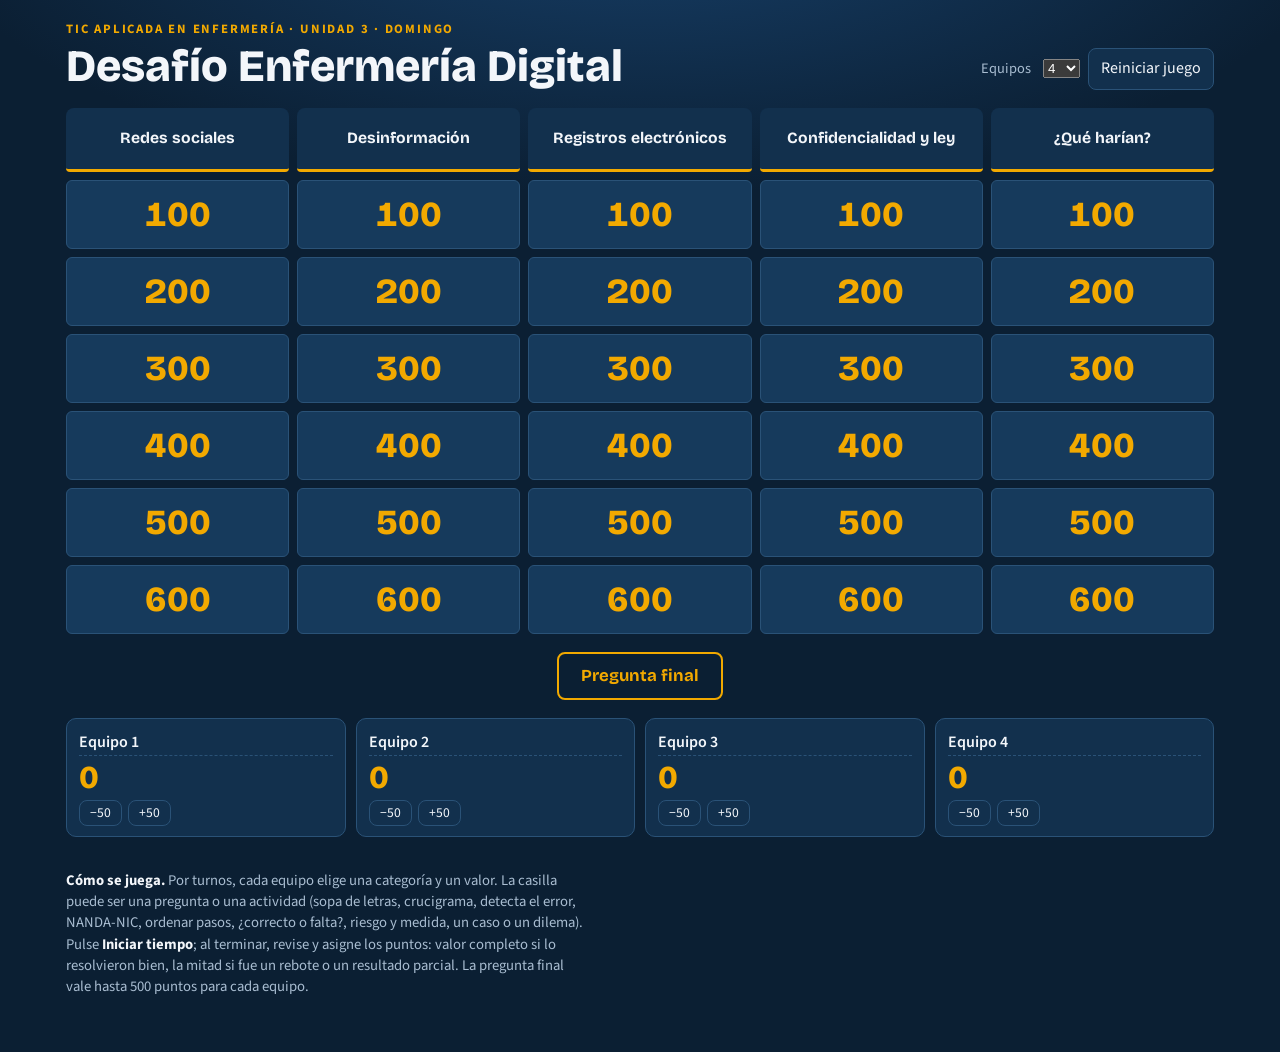
<file: index.html>
<!doctype html>
<html lang="es">
<head>
<meta charset="utf-8">
<meta name="viewport" content="width=device-width, initial-scale=1, viewport-fit=cover">
<title>Desafío Enfermería Digital</title>
<meta name="description" content="Juego por equipos de la Unidad 3 de TIC aplicada en Enfermería: preguntas y actividades en un solo tablero.">
<link rel="preconnect" href="https://fonts.googleapis.com">
<link rel="stylesheet" href="https://fonts.googleapis.com/css2?family=Bricolage+Grotesque:opsz,wght@12..96,500;12..96,700;12..96,800&family=Source+Sans+3:wght@400;600;700&family=JetBrains+Mono:wght@500;700&display=swap">
<link rel="stylesheet" href="estilos.css">
</head>
<body>


<div class="wrap">
  <header>
    <div>
      <div class="kicker">TIC aplicada en Enfermería · Unidad 3 · Domingo</div>
      <h1>Desafío Enfermería Digital</h1>
    </div>
    <div class="tools">
      <label class="row"><span class="lbl">Equipos</span>
        <select id="nteams" aria-label="Número de equipos"></select></label>
      <button id="resetBtn" type="button">Reiniciar juego</button>
    </div>
  </header>
  <div class="confirm" id="confirmReset" hidden>
    ¿Borrar puntajes y volver a habilitar todas las preguntas?
    <button type="button" class="primary" id="resetYes">Sí, reiniciar</button>
    <button type="button" id="resetNo">Cancelar</button>
  </div>

  <div class="board-scroll"><div class="board" id="board"></div></div>
  <div class="final"><button type="button" id="finalBtn">Pregunta final</button></div>

  <section class="scores" id="scores" aria-label="Marcador"></section>

  <p class="rules"><b>Cómo se juega.</b> Por turnos, cada equipo elige una categoría y un valor. La casilla puede ser una pregunta o una actividad (sopa de letras, crucigrama, detecta el error, NANDA-NIC, ordenar pasos, ¿correcto o falta?, riesgo y medida, un caso o un dilema). Pulse <b>Iniciar tiempo</b>; al terminar, revise y asigne los puntos: valor completo si lo resolvieron bien, la mitad si fue un rebote o un resultado parcial. La pregunta final vale hasta 500 puntos para cada equipo.</p>
</div>

<div class="overlay" id="overlay" hidden>
  <div class="card" role="dialog" aria-modal="true" aria-labelledby="qText">
    <div class="meta"><span class="tag" id="qTag"></span><span class="timer" id="timer">30</span></div>
    <p class="q" id="qText"></p>
    <div id="qExtra"></div>
    <div class="row">
      <button type="button" id="timerBtn">Iniciar tiempo</button>
      <button type="button" class="primary" id="showBtn">Mostrar respuesta</button>
    </div>
    <div class="answer" id="answer" hidden></div>
    <div id="awardBox" hidden></div>
    <div class="row"><button type="button" id="closeBtn">Cerrar y volver al tablero</button></div>
  </div>
</div>


<script src="preguntas.js"></script>
<script src="actividades.js"></script>
<script src="juego.js"></script>
</body>
</html>
</file>
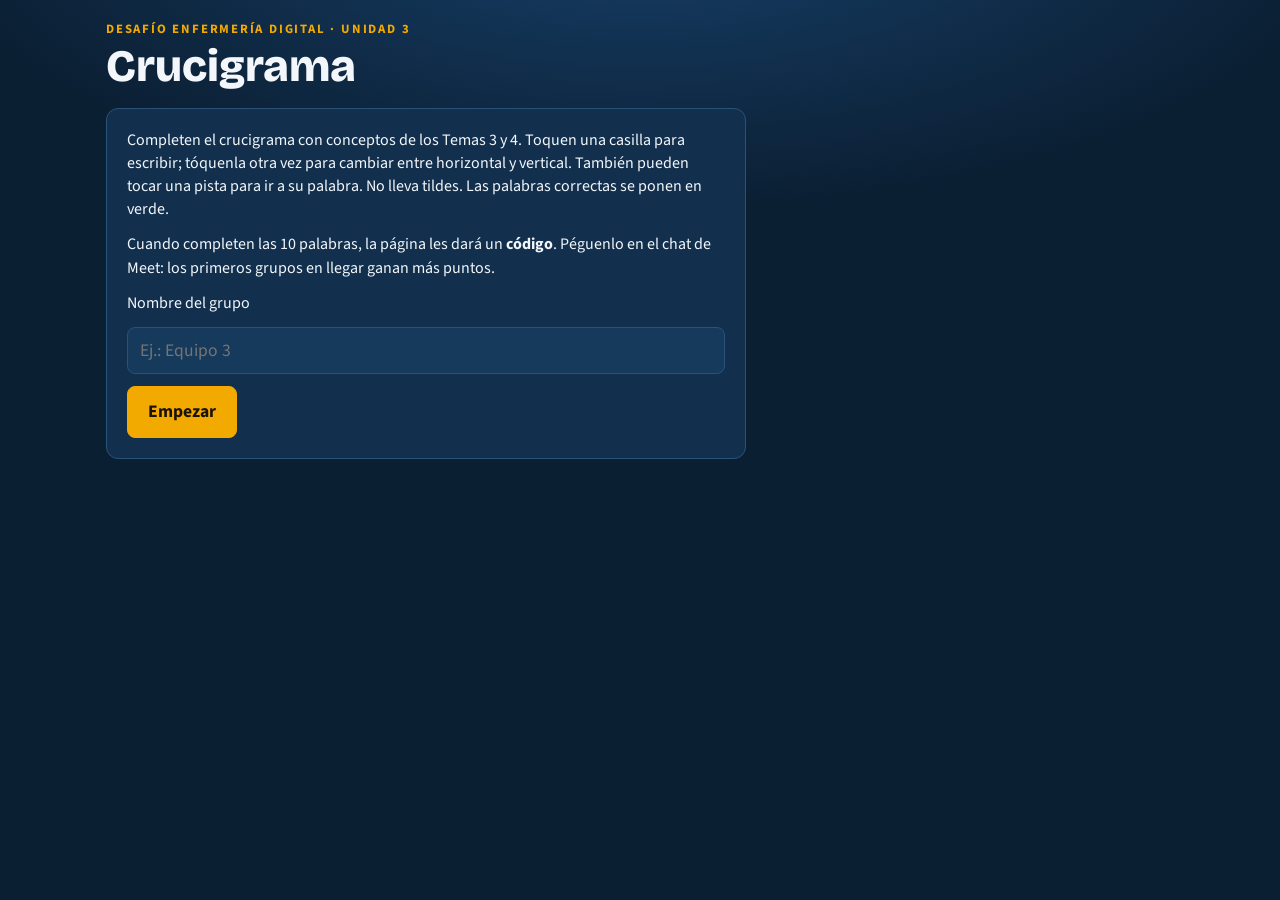
<file: crucigrama.html>
<!doctype html>
<html lang="es">
<head>
<meta charset="utf-8">
<meta name="viewport" content="width=device-width, initial-scale=1, viewport-fit=cover">
<title>Crucigrama · Desafío Enfermería Digital</title>
<meta name="description" content="Crucigrama por grupos de la Unidad 3 de TIC aplicada en Enfermería.">
<link rel="preconnect" href="https://fonts.googleapis.com">
<link rel="stylesheet" href="https://fonts.googleapis.com/css2?family=Bricolage+Grotesque:opsz,wght@12..96,500;12..96,700;12..96,800&family=Source+Sans+3:wght@400;600;700&family=JetBrains+Mono:wght@500;700&display=swap">
<link rel="stylesheet" href="estilos.css">
</head>
<body data-act="cruci">
<div class="wrap play-page">
  <header>
    <div>
      <div class="kicker">Desafío Enfermería Digital · Unidad 3</div>
      <h1>Crucigrama</h1>
    </div>
  </header>

  <section id="intro" class="play-card">
    <p>Completen el crucigrama con conceptos de los Temas 3 y 4. Toquen una casilla para escribir; tóquenla otra vez para cambiar entre horizontal y vertical. También pueden tocar una pista para ir a su palabra. No lleva tildes. Las palabras correctas se ponen en verde.</p>
    <p>Cuando completen las 10 palabras, la página les dará un <b>código</b>. Péguenlo en el chat de Meet: los primeros grupos en llegar ganan más puntos.</p>
    <label for="groupName" class="lbl">Nombre del grupo</label>
    <input id="groupName" class="name-in" placeholder="Ej.: Equipo 3" autocomplete="off" maxlength="40">
    <p class="err" id="nameErr" hidden>Escriban el nombre del grupo para empezar.</p>
    <button type="button" class="primary big" id="startBtn">Empezar</button>
  </section>

  <section id="play" hidden>
    <div class="play-bar">
      <span class="who" id="who"></span>
      <span class="count" id="count"></span>
      <span class="clock" id="clock">0:00</span>
      <div class="progress"><div id="bar"></div></div>
    </div>
    <div class="done" id="done" hidden>
      <h2>¡Terminaron!</h2>
      <p>Copien este código y péguenlo en el chat de Meet:</p>
      <div class="code" id="code"></div>
      <button type="button" class="primary" id="copyBtn">Copiar código</button>
    </div>
    <div id="box" class="act-box"></div>
  </section>
</div>
<script src="actividades.js"></script>
<script src="jugar.js"></script>
</body>
</html>
</file>
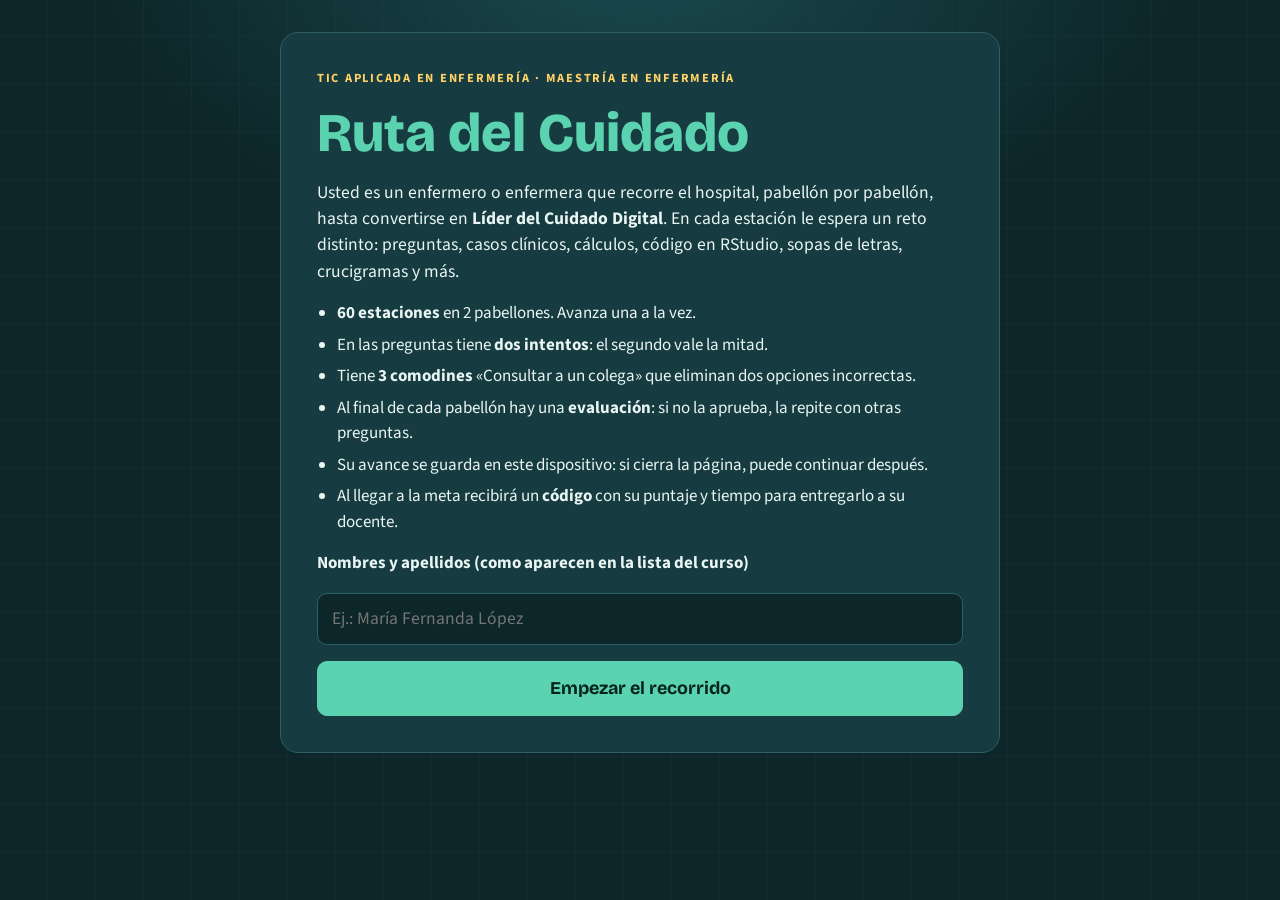
<file: ruta.html>
<!doctype html>
<html lang="es">
<head>
<meta charset="utf-8">
<meta name="viewport" content="width=device-width, initial-scale=1, viewport-fit=cover">
<title>Ruta del Cuidado</title>
<meta name="description" content="Juego individual de TIC aplicada en Enfermería: un enfermero recorre el hospital superando retos hasta la meta.">
<link rel="preconnect" href="https://fonts.googleapis.com">
<link rel="stylesheet" href="https://fonts.googleapis.com/css2?family=Bricolage+Grotesque:opsz,wght@12..96,500;12..96,700;12..96,800&family=Source+Sans+3:wght@400;600;700&family=JetBrains+Mono:wght@500;700&display=swap">
<link rel="stylesheet" href="ruta.css">
</head>
<body>

<!-- barra superior durante el juego -->
<header class="hud" id="hud" hidden>
  <div class="hud-in">
    <span class="hud-name" id="hudName"></span>
    <span class="hud-chip"><b id="hudPts">0</b> pts</span>
    <span class="hud-chip rank" id="hudRank"></span>
    <span class="hud-chip" title="Comodines: eliminan dos opciones incorrectas">Comodines: <b id="hudCom">3</b></span>
    <span class="hud-chip time" id="hudTime">0 h 00 min</span>
    <span class="hud-step">Estación <b id="hudStep">0 / 0</b></span>
    <div class="hud-bar"><div id="hudBar"></div></div>
  </div>
</header>

<!-- inicio -->
<main class="screen intro" id="inicio" hidden>
  <div class="intro-card">
    <div class="kicker">TIC aplicada en Enfermería · Maestría en Enfermería</div>
    <h1>Ruta del Cuidado</h1>
    <p class="lead">Usted es un enfermero o enfermera que recorre el hospital, pabellón por pabellón, hasta convertirse en <b>Líder del Cuidado Digital</b>. En cada estación le espera un reto distinto: preguntas, casos clínicos, cálculos, código en RStudio, sopas de letras, crucigramas y más.</p>
    <ul class="rules">
      <li><b><span id="nEst">0</span> estaciones</b> en <span id="nUni">0</span> pabellones. Avanza una a la vez.</li>
      <li>En las preguntas tiene <b>dos intentos</b>: el segundo vale la mitad.</li>
      <li>Tiene <b>3 comodines</b> «Consultar a un colega» que eliminan dos opciones incorrectas.</li>
      <li>Al final de cada pabellón hay una <b>evaluación</b>: si no la aprueba, la repite con otras preguntas.</li>
      <li>Su avance se guarda en este dispositivo: si cierra la página, puede continuar después.</li>
      <li>Al llegar a la meta recibirá un <b>código</b> con su puntaje y tiempo para entregarlo a su docente.</li>
    </ul>
    <div class="cont" id="cont" hidden>
      <p>Tiene una partida guardada de <b id="contName"></b>: <b id="contPts">0</b> puntos, estación <b id="contIdx"></b>.</p>
      <button type="button" class="primary big" id="contBtn">Continuar la partida</button>
    </div>
    <label for="playerName" class="lbl">Nombres y apellidos (como aparecen en la lista del curso)</label>
    <input id="playerName" class="name-in" autocomplete="name" maxlength="60" placeholder="Ej.: María Fernanda López">
    <p class="err" id="nameErr" hidden>Escriba al menos un nombre y un apellido.</p>
    <div class="confirm" id="confirmNew" hidden>
      <p>Empezar de nuevo borrará la partida guardada en este dispositivo. ¿Continuar?</p>
      <div class="row"><button type="button" class="primary" id="newYes">Sí, empezar de nuevo</button><button type="button" id="newNo">Cancelar</button></div>
    </div>
    <button type="button" class="primary big" id="startBtn">Empezar el recorrido</button>
  </div>
</main>

<!-- mapa -->
<main class="screen" id="mapa" hidden>
  <div class="map" id="map"></div>
  <div class="go-bar"><button type="button" class="primary big" id="goBtn">Ir a la estación</button></div>
</main>

<!-- reto -->
<div class="reto" id="reto" hidden role="dialog" aria-modal="true" aria-labelledby="rTitle">
  <div class="reto-card">
    <div class="reto-top">
      <span class="tag" id="rTag"></span>
      <span class="type" id="rType"></span>
      <span class="max" id="rMax"></span>
    </div>
    <h2 id="rTitle"></h2>
    <div class="reto-body" id="rBody"></div>
    <div class="reto-foot" id="rFoot"></div>
  </div>
</div>

<!-- final -->
<main class="screen final" id="final" hidden>
  <div class="cert">
    <div class="kicker">Ruta del Cuidado · Certificado de recorrido</div>
    <h1>¡Llegó a la meta!</h1>
    <p class="cert-name" id="fName"></p>
    <p class="cert-rank" id="fRank"></p>
    <div class="cert-stats">
      <div><span class="big-n" id="fPts">0</span><span>de <b id="fMax">0</b> puntos</span></div>
      <div><span class="big-n" id="fPct">0 %</span><span>de aciertos</span></div>
      <div><span class="big-n small" id="fTime"></span><span>de recorrido</span></div>
    </div>
    <table class="zones"><tbody id="fZones"></tbody></table>
    <p>Copie este código y entréguelo a su docente (chat, aula virtual o correo):</p>
    <div class="code" id="fCode"></div>
    <div class="row center"><button type="button" class="primary" id="copyCode">Copiar código</button></div>
    <p class="muted small">Fecha: <span id="fDate"></span></p>
    <div class="row center"><button type="button" class="ghost" id="restartBtn">Jugar otra vez</button></div>
    <div class="confirm" id="restartConfirm" hidden>
      <p>Se borrará este resultado del dispositivo. Copie antes su código. ¿Continuar?</p>
      <div class="row center"><button type="button" class="primary" id="restartYes">Sí, empezar de nuevo</button><button type="button" id="restartNo">Cancelar</button></div>
    </div>
  </div>
</main>

<!-- verificación para la docente -->
<main class="screen intro" id="verificar" hidden>
  <div class="intro-card">
    <div class="kicker">Ruta del Cuidado · Para la docente</div>
    <h1>Verificar un código</h1>
    <p>Pegue el código que le envió el estudiante. La página comprueba que el nombre, el puntaje y el tiempo no fueron modificados.</p>
    <input id="vIn" class="name-in" placeholder="RUTA · Nombre · 3250 pts · 104 min · AB12" aria-label="Código del estudiante">
    <p class="v-out" id="vOut" aria-live="polite"></p>
    <p><a href="ruta.html" class="link">Ir al juego</a></p>
  </div>
</main>

<script src="ruta-contenido.js"></script>
<script src="ruta.js"></script>
</body>
</html>
</file>
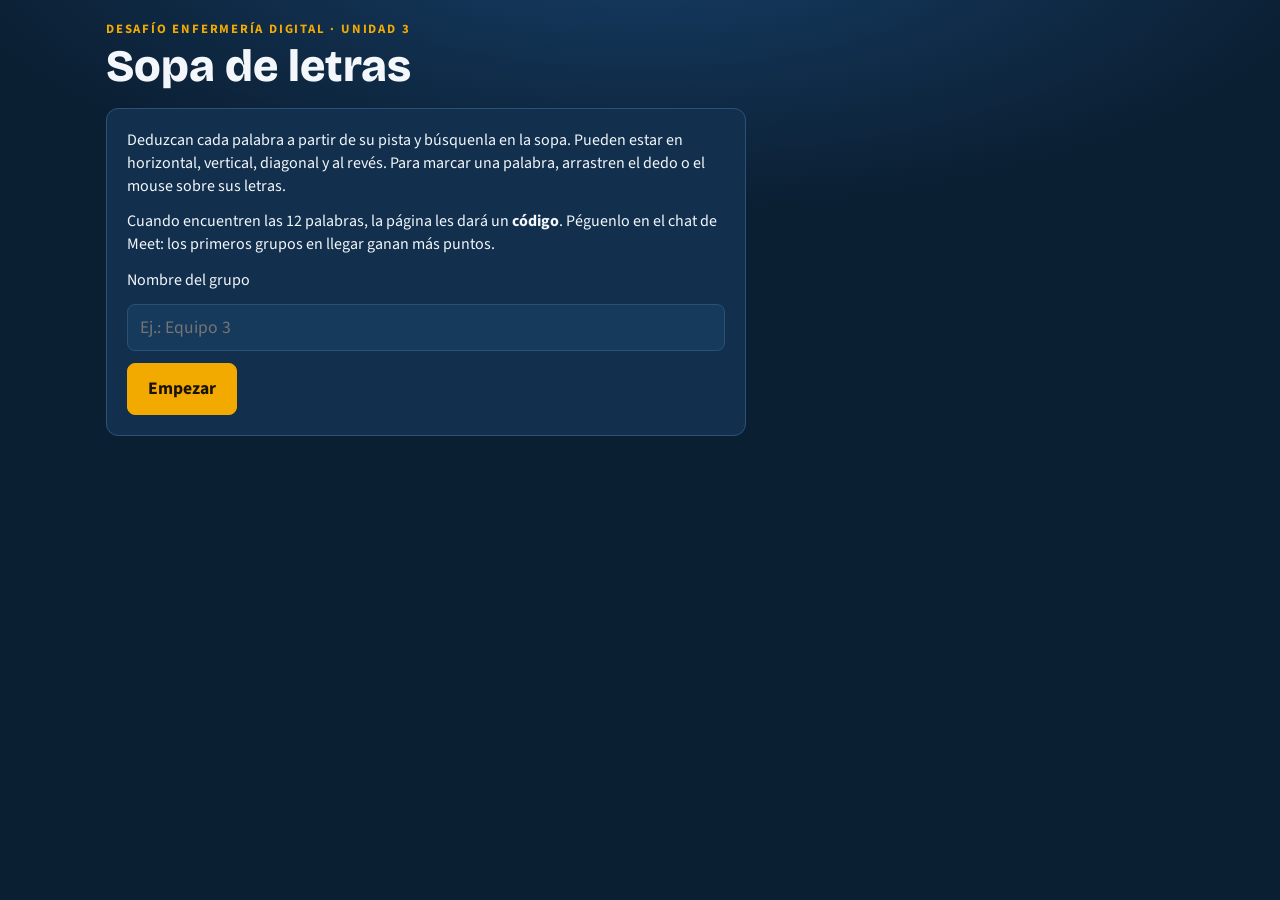
<file: sopa.html>
<!doctype html>
<html lang="es">
<head>
<meta charset="utf-8">
<meta name="viewport" content="width=device-width, initial-scale=1, viewport-fit=cover">
<title>Sopa de Letras · Desafío Enfermería Digital</title>
<meta name="description" content="Sopa de letras por grupos de la Unidad 3 de TIC aplicada en Enfermería.">
<link rel="preconnect" href="https://fonts.googleapis.com">
<link rel="stylesheet" href="https://fonts.googleapis.com/css2?family=Bricolage+Grotesque:opsz,wght@12..96,500;12..96,700;12..96,800&family=Source+Sans+3:wght@400;600;700&family=JetBrains+Mono:wght@500;700&display=swap">
<link rel="stylesheet" href="estilos.css">
</head>
<body data-act="sopa">
<div class="wrap play-page">
  <header>
    <div>
      <div class="kicker">Desafío Enfermería Digital · Unidad 3</div>
      <h1>Sopa de letras</h1>
    </div>
  </header>

  <section id="intro" class="play-card">
    <p>Deduzcan cada palabra a partir de su pista y búsquenla en la sopa. Pueden estar en horizontal, vertical, diagonal y al revés. Para marcar una palabra, arrastren el dedo o el mouse sobre sus letras.</p>
    <p>Cuando encuentren las 12 palabras, la página les dará un <b>código</b>. Péguenlo en el chat de Meet: los primeros grupos en llegar ganan más puntos.</p>
    <label for="groupName" class="lbl">Nombre del grupo</label>
    <input id="groupName" class="name-in" placeholder="Ej.: Equipo 3" autocomplete="off" maxlength="40">
    <p class="err" id="nameErr" hidden>Escriban el nombre del grupo para empezar.</p>
    <button type="button" class="primary big" id="startBtn">Empezar</button>
  </section>

  <section id="play" hidden>
    <div class="play-bar">
      <span class="who" id="who"></span>
      <span class="count" id="count"></span>
      <span class="clock" id="clock">0:00</span>
      <div class="progress"><div id="bar"></div></div>
    </div>
    <div class="done" id="done" hidden>
      <h2>¡Terminaron!</h2>
      <p>Copien este código y péguenlo en el chat de Meet:</p>
      <div class="code" id="code"></div>
      <button type="button" class="primary" id="copyBtn">Copiar código</button>
    </div>
    <div id="box" class="act-box"></div>
  </section>
</div>
<script src="actividades.js"></script>
<script src="jugar.js"></script>
</body>
</html>
</file>
<file: estilos.css>
/* Layout: tablero de concurso a pantalla completa para proyectar en Meet; marcador de equipos debajo; la pregunta abre en un panel superpuesto. Look único (azul institucional nocturno), sin modo claro. */
:root{
  --night:#0b1f33; --panel:#12304d; --tile:#163a5c; --tile-hi:#1d4a75;
  --gold:#f2a900; --gold-soft:#ffd36b; --ink:#f3f6fa; --muted:#a9bdd1;
  --ok:#3fbf7f; --bad:#e86a5c; --line:#2a5277;
  --display:"Bricolage Grotesque", "Trebuchet MS", system-ui, sans-serif;
  --body:"Source Sans 3", "Segoe UI", system-ui, sans-serif;
  color-scheme: dark;
}
*{box-sizing:border-box}
[hidden]{display:none!important}
img{max-width:100%}
html,body{min-height:100%}
body{margin:0;background:var(--night);color:var(--ink);font-family:var(--body);font-size:16px;line-height:1.45;
  background-image:radial-gradient(1200px 500px at 50% -10%, #17406a 0%, transparent 60%);}
.wrap{max-width:1180px;margin:0 auto;padding-block:20px 40px;padding-left:max(16px, env(safe-area-inset-left, 0px));padding-right:max(16px, env(safe-area-inset-right, 0px));display:grid;gap:18px}
header{display:flex;flex-wrap:wrap;align-items:end;justify-content:space-between;gap:12px}
.kicker{font-size:.8rem;letter-spacing:.14em;text-transform:uppercase;color:var(--gold);font-weight:700}
h1{font-family:var(--display);font-weight:800;font-size:clamp(1.7rem,4vw,2.8rem);line-height:1.05;margin:4px 0 0;text-wrap:balance}
.tools{display:flex;flex-wrap:wrap;gap:8px}
button{font:inherit;cursor:pointer;border-radius:8px;border:1px solid var(--line);background:var(--panel);color:var(--ink);padding:8px 12px}
button:hover{border-color:var(--gold)}
button:focus-visible,input:focus-visible,select:focus-visible{outline:3px solid var(--gold-soft);outline-offset:2px}
.board-scroll{overflow-x:auto}
.board{display:grid;grid-template-columns:repeat(5,minmax(130px,1fr));gap:8px;min-width:680px}
.cat{font-family:var(--display);font-weight:700;font-size:.98rem;text-align:center;padding:12px 8px;background:var(--panel);border-bottom:3px solid var(--gold);border-radius:8px 8px 4px 4px;min-height:64px;display:flex;align-items:center;justify-content:center;text-wrap:balance}
.tile{font-family:var(--display);font-weight:800;font-size:clamp(1.4rem,3vw,2.2rem);color:var(--gold);background:var(--tile);border:1px solid var(--line);border-radius:6px;min-height:76px;font-variant-numeric:tabular-nums;transition:background .15s, transform .15s}
.tile:hover:not(:disabled){background:var(--tile-hi);transform:translateY(-2px)}
.tile:disabled{color:transparent;background:#0f2840;border-style:dashed;cursor:default}
.final{display:flex;justify-content:center}
.final button{font-family:var(--display);font-weight:700;background:transparent;border:2px solid var(--gold);color:var(--gold);padding:10px 22px;font-size:1.05rem}
.final button:disabled{opacity:.35;cursor:default}
.scores{display:grid;grid-template-columns:repeat(auto-fit,minmax(170px,1fr));gap:10px}
.team{background:var(--panel);border:1px solid var(--line);border-radius:10px;padding:10px 12px;display:grid;gap:6px;min-width:0}
.team input{width:100%;background:transparent;border:0;border-bottom:1px dashed var(--line);color:var(--ink);font:600 1rem var(--body);padding:2px 0}
.team .pts{font-family:var(--display);font-weight:800;font-size:2rem;color:var(--gold);font-variant-numeric:tabular-nums;line-height:1}
.team .adj{display:flex;gap:6px}
.team .adj button{padding:2px 10px;font-size:.85rem}
.team.lead{border-color:var(--gold);box-shadow:0 0 0 1px var(--gold) inset}
.rules{color:var(--muted);font-size:.92rem;max-width:75ch}
.rules b{color:var(--ink)}
/* overlay */
.overlay{position:fixed;inset:0;background:rgba(5,14,25,.86);display:flex;align-items:flex-start;justify-content:center;overflow:auto;z-index:20;
  padding:max(20px, env(safe-area-inset-top, 0px)) max(16px, env(safe-area-inset-right, 0px)) max(20px, env(safe-area-inset-bottom, 0px)) max(16px, env(safe-area-inset-left, 0px))}
.card{background:var(--panel);border:1px solid var(--line);border-top:4px solid var(--gold);border-radius:12px;max-width:860px;width:100%;padding:22px clamp(16px,3vw,32px);display:grid;gap:16px;margin-block:auto}
.meta{display:flex;flex-wrap:wrap;justify-content:space-between;gap:8px;align-items:center}
.meta .tag{font-size:.8rem;letter-spacing:.12em;text-transform:uppercase;color:var(--gold);font-weight:700}
.timer{font-family:var(--display);font-weight:800;font-size:1.6rem;font-variant-numeric:tabular-nums;min-width:3ch;text-align:right}
.timer.low{color:var(--bad)}
.q{font-family:var(--display);font-weight:700;font-size:clamp(1.3rem,2.6vw,1.9rem);line-height:1.2;text-wrap:balance;margin:0}
.ctx{color:var(--muted);margin:0}
.opts{display:grid;gap:8px;margin:0;padding:0;list-style:none}
.opts li{border:1px solid var(--line);border-radius:8px;padding:8px 12px}
.opts li.right{border-color:var(--ok);background:rgba(63,191,127,.12)}
table.mini{border-collapse:collapse;font-size:.95rem}
table.mini td,table.mini th{border:1px solid var(--line);padding:4px 10px;text-align:left}
.answer{border-left:4px solid var(--ok);background:rgba(63,191,127,.08);padding:12px 14px;border-radius:0 8px 8px 0}
.answer h3{margin:0 0 4px;font-family:var(--display);font-size:1.1rem;color:var(--ok)}
.answer p{margin:.3em 0}
.row{display:flex;flex-wrap:wrap;gap:8px;align-items:center}
.row .lbl{color:var(--muted);font-size:.9rem;margin-right:4px}
.primary{background:var(--gold);color:#1a1300;border-color:var(--gold);font-weight:700}
.primary:hover{background:var(--gold-soft)}
.award{font-size:.9rem}
.confirm{display:flex;gap:8px;align-items:center;flex-wrap:wrap;color:var(--muted)}
@media (prefers-reduced-motion: reduce){*{transition:none!important}}

/* ---------- textos extra de la ventana ---------- */
.muted{color:var(--muted)}
.small{font-size:.88rem}
.ctx{font-size:1.05rem}
ol.sub{margin:0;padding-left:1.3em;display:grid;gap:6px}
.final-award{display:grid;gap:6px;max-height:50vh;overflow-y:auto}

/* marcador con muchos equipos */
.scores.many{grid-template-columns:repeat(auto-fill,minmax(140px,1fr));gap:8px}
.scores.many .team{padding:8px 10px;gap:4px}
.scores.many .team .pts{font-size:1.5rem}
.scores.many .team input{font-size:.92rem}

/* tablero de 6 filas */
.tile{min-height:64px}

/* ---------- actividades dentro de la ventana ---------- */
.card.wide{max-width:1160px}
.act-box{display:grid;gap:14px}
.act-box h3{font-family:var(--display);font-size:1.05rem;margin:0}
.act-box p{margin:0}
.col{display:grid;gap:10px;min-width:0;align-content:start}
.split{display:grid;grid-template-columns:minmax(0,auto) minmax(260px,1fr);gap:22px;align-items:start}
@media (max-width:820px){.split{grid-template-columns:minmax(0,1fr)}}
.fix{display:block;font-size:.85rem;color:var(--ok);margin-top:4px}
.cell.missed{outline:2px dashed var(--bad);outline-offset:-2px}
.clues li.miss .ans{color:var(--bad)}

/* sopa de letras */
.wsgrid{display:grid;gap:2px;touch-action:none;user-select:none;-webkit-user-select:none;width:480px;aspect-ratio:1;max-width:100%}
.cell{display:flex;align-items:center;justify-content:center;font-family:"JetBrains Mono",ui-monospace,monospace;font-weight:700;font-size:clamp(.7rem,2.2vw,1.1rem);border-radius:4px;background:var(--tile);cursor:pointer}
.cell.sel{background:var(--gold-soft);color:var(--night)}
.cell.found{background:var(--gold);color:var(--night)}
.clues{list-style:none;margin:0;padding:0;display:grid;gap:8px}
.clues li{display:grid;grid-template-columns:auto minmax(0,1fr) auto;gap:10px;align-items:baseline;padding:4px 6px 8px;border-bottom:1px dashed var(--line);cursor:pointer}
.clues .n{font-family:"JetBrains Mono",ui-monospace,monospace;color:var(--muted);font-size:.85rem}
.clues .ans{font-family:"JetBrains Mono",ui-monospace,monospace;font-size:.85rem;color:var(--muted);letter-spacing:.08em}
.clues li.ok .ans{color:var(--ok);font-weight:700}
.clues li.ok{opacity:.75}
.clues li.act{background:var(--tile-hi);border-radius:6px}

/* crucigrama */
.cwgrid{display:grid;gap:2px;max-width:100%}
.cwcell{position:relative;aspect-ratio:1;background:var(--ink);border-radius:3px}
.cwcell input{width:100%;height:100%;border:0;background:transparent;color:var(--night);text-align:center;font-family:"JetBrains Mono",ui-monospace,monospace;font-weight:700;font-size:clamp(.75rem,2.4vw,1.2rem);text-transform:uppercase;padding:0;border-radius:2px}
.cwcell input:focus{outline:3px solid var(--gold);outline-offset:-3px}
.cwcell .num{position:absolute;top:2px;left:3px;font-size:.6rem;font-family:"JetBrains Mono",ui-monospace,monospace;color:#3d556d;pointer-events:none;line-height:1}
.cwblank{aspect-ratio:1}
.cwcell.act{background:var(--gold-soft)}
.cwcell.ok{background:#b9ecd0}
.cwcell.bad{background:#f6c3bc}

/* nota de enfermería */
.note{background:var(--tile);border:1px solid var(--line);border-left:6px solid var(--gold);border-radius:8px;padding:16px 18px;line-height:2.1;font-size:1.05rem;
  background-image:repeating-linear-gradient(to bottom,transparent 0 33px,rgba(255,255,255,.06) 33px 34px)}
.note-meta{font-family:"JetBrains Mono",ui-monospace,monospace;font-size:.8rem;color:var(--muted);line-height:1.6;margin-bottom:6px}
.seg{border:0;background:transparent;padding:2px 3px;border-radius:4px;text-align:left;line-height:1.6;display:inline;font-size:inherit;color:var(--ink)}
.seg:hover{background:var(--tile-hi)}
.seg.marked{background:rgba(232,106,92,.2);text-decoration:underline wavy var(--bad);text-underline-offset:4px}
.seg.hit{background:rgba(63,191,127,.2);text-decoration:underline wavy var(--ok)}
.seg.miss{outline:2px dashed var(--bad);outline-offset:1px}
.seg.wrong{background:rgba(232,106,92,.2);text-decoration:line-through}
.why{margin:0;padding-left:1.2em;display:grid;gap:6px}

/* NANDA-NIC y emparejar */
.nhead,.nrow{display:grid;grid-template-columns:minmax(0,1.3fr) minmax(0,1fr) minmax(0,1fr);gap:10px;align-items:center}
.nhead{padding:0 12px;font-size:.75rem;text-transform:uppercase;letter-spacing:.08em;color:var(--muted);font-weight:700}
.nrow,.mrow{padding:10px 12px;border:1px solid var(--line);border-radius:8px;background:var(--tile)}
.mrow{display:grid;grid-template-columns:minmax(0,1fr) minmax(0,1fr);gap:12px;align-items:center}
@media (max-width:760px){.nrow,.mrow{grid-template-columns:minmax(0,1fr)}.nhead{display:none}}
.nrow select,.mrow select{width:100%;font:inherit;color:var(--ink);background:var(--panel);border:1px solid var(--line);border-radius:6px;padding:8px}
.nrow select.ok,.mrow.ok{border-color:var(--ok);background:rgba(63,191,127,.15)}
.nrow select.no,.mrow.no{border-color:var(--bad);background:rgba(232,106,92,.15)}

/* ordenar pasos */
.steps{list-style:none;margin:0;padding:0;display:grid;gap:8px}
.step{display:grid;grid-template-columns:2em minmax(0,1fr) auto;gap:10px;align-items:center;border:1px solid var(--line);border-radius:8px;padding:10px 12px;background:var(--tile)}
.step .pos{font-family:"JetBrains Mono",ui-monospace,monospace;font-weight:700;color:var(--gold)}
.step.ok{border-color:var(--ok);background:rgba(63,191,127,.15)}
.step.no{border-color:var(--bad);background:rgba(232,106,92,.15)}
.step .mv{display:flex;gap:4px}
.step .mv button{width:36px;height:36px;padding:0;font-weight:700}

/* correcto o falta */
.jcards{display:grid;grid-template-columns:repeat(auto-fill,minmax(250px,1fr));gap:12px}
.jcard{border:1px solid var(--line);border-radius:10px;padding:14px;display:flex;flex-direction:column;gap:10px;background:var(--tile)}
.jcard p{margin:0}
.jq{font-weight:600}
.jopts{display:flex;gap:6px;margin-top:auto}
.jopts button{flex:1;font-weight:700}
.jcard.good{border-color:var(--ok)}
.jcard.bad{border-color:var(--bad)}
.jcard.good .verdict{color:var(--ok);font-weight:700}
.jcard.bad .verdict{color:var(--bad);font-weight:700}
.exp{font-size:.92rem;color:var(--muted)}

/* dilema */
.dilemma{border:2px solid var(--gold);border-radius:12px;padding:20px;display:grid;gap:12px}
.dilemma ol{margin:0;padding-left:1.3em;display:grid;gap:6px}
.dilemma .who{font-family:"JetBrains Mono",ui-monospace,monospace;font-size:.88rem;color:var(--gold-soft)}

/* botón para marcar la palabra que dijeron los estudiantes */
.clues .mark{align-self:center;width:38px;height:38px;padding:0;border-radius:50%;font-weight:800;font-size:1.05rem;border:2px solid var(--ok);color:var(--ok);background:transparent}
.clues .mark:hover{background:rgba(63,191,127,.18)}
.clues .mark.undo{border-color:var(--line);color:var(--muted);font-size:.95rem}

/* ---------- competencia por orden de llegada (panel de la docente) ---------- */
.race{border:1px solid var(--gold);border-radius:10px;background:rgba(242,169,0,.06)}
.race summary{cursor:pointer;padding:12px 14px;font-family:var(--display);font-weight:700;color:var(--gold)}
.race-body{display:grid;gap:10px;padding:0 14px 14px}
.race-body p{margin:0}
.step-t{font-weight:700;margin-top:6px!important}
.link{font-family:"JetBrains Mono",ui-monospace,monospace;background:var(--tile);border:1px solid var(--line);border-radius:6px;padding:6px 10px;word-break:break-all;user-select:all}
.num-in{width:5em;font:inherit;color:var(--ink);background:var(--tile);border:1px solid var(--line);border-radius:6px;padding:4px 8px}
.code-in{flex:1 1 260px;min-width:0;font:inherit;color:var(--ink);background:var(--tile);border:1px solid var(--line);border-radius:6px;padding:6px 10px}
.race-teams .award:disabled{opacity:.35}
.race-list{margin:0;padding-left:1.6em;columns:2 220px;font-family:"JetBrains Mono",ui-monospace,monospace;font-size:.92rem}
.small-btn{justify-self:start;font-size:.88rem;padding:4px 10px}
.v-out.good{color:var(--ok);font-weight:700}
.v-out.bad{color:var(--bad);font-weight:700}

/* ---------- página de los estudiantes (sopa.html, crucigrama.html) ---------- */
.play-page{max-width:1100px}
.play-card{background:var(--panel);border:1px solid var(--line);border-radius:12px;padding:20px;display:grid;gap:12px;max-width:640px}
.play-card p{margin:0}
.name-in{font:inherit;font-size:1.1rem;color:var(--ink);background:var(--tile);border:1px solid var(--line);border-radius:8px;padding:10px 12px}
.err{color:var(--bad)!important;font-weight:700}
.primary.big{font-size:1.1rem;padding:12px 20px;justify-self:start}
.play-bar{position:sticky;top:env(safe-area-inset-top,0px);z-index:5;display:flex;flex-wrap:wrap;gap:8px 16px;align-items:center;background:var(--night);padding:10px 0;border-bottom:1px solid var(--line);margin-bottom:12px}
.play-bar .who{font-weight:700}
.play-bar .count{color:var(--gold);font-weight:700}
.play-bar .clock{font-family:"JetBrains Mono",ui-monospace,monospace;font-weight:700;margin-left:auto}
.progress{flex-basis:100%;height:6px;background:var(--tile);border-radius:3px;overflow:hidden}
.progress div{height:100%;width:0;background:var(--gold);transition:width .3s}
.done{border:2px solid var(--ok);background:rgba(63,191,127,.1);border-radius:12px;padding:18px;display:grid;gap:10px;margin-bottom:16px;text-align:center;justify-items:center}
.done h2{font-family:var(--display);margin:0;color:var(--ok)}
.done p{margin:0}
.code{font-family:"JetBrains Mono",ui-monospace,monospace;font-size:clamp(1rem,4vw,1.4rem);font-weight:700;background:var(--tile);border:1px solid var(--line);border-radius:8px;padding:10px 14px;user-select:all;word-break:break-word}
.act-box.locked{pointer-events:none;opacity:.7}
</file>
<file: ruta.css>
/* Ruta del Cuidado: mapa vertical de un hospital de noche; el enfermero sube estación por estación hasta la meta.
   Un solo tema oscuro (verde quirófano nocturno) a propósito. */
:root{
  --bg:#0D2629; --bg2:#123236; --panel:#163C41; --tile:#1D4A50; --line:#2D5F66;
  --ink:#EAF6F3; --muted:#9DBDB7; --mint:#5BD3B0; --coral:#FF8A65; --sun:#FFD166;
  --ok:#5BD3B0; --bad:#FF7A6B;
  --display:"Bricolage Grotesque","Trebuchet MS",system-ui,sans-serif;
  --body:"Source Sans 3","Segoe UI",system-ui,sans-serif;
  --mono:"JetBrains Mono",ui-monospace,Consolas,monospace;
  color-scheme:dark;
}
*{box-sizing:border-box}
[hidden]{display:none!important}
html,body{min-height:100%}
body{margin:0;background:var(--bg);color:var(--ink);font-family:var(--body);font-size:17px;line-height:1.5;
  background-image:radial-gradient(900px 500px at 50% -5%,#1A4A4F 0%,transparent 60%),repeating-linear-gradient(0deg,transparent 0 47px,rgba(255,255,255,.025) 47px 48px),repeating-linear-gradient(90deg,transparent 0 47px,rgba(255,255,255,.025) 47px 48px)}
body.modal-open{overflow:hidden}
h1,h2,h3{font-family:var(--display);line-height:1.1;text-wrap:balance;margin:0}
p{margin:0}
button,input,select{font:inherit;color:inherit}
button{cursor:pointer;border-radius:10px;border:1px solid var(--line);background:var(--panel);padding:9px 14px}
button:hover:not(:disabled){border-color:var(--mint)}
button:disabled{cursor:default}
:focus-visible{outline:3px solid var(--sun);outline-offset:2px}
.primary{background:var(--mint);color:#06231C;border-color:var(--mint);font-weight:700}
.primary:hover:not(:disabled){background:#7DE2C4}
.big{font-family:var(--display);font-size:1.12rem;padding:13px 22px}
.ghost{background:transparent}
.row{display:flex;flex-wrap:wrap;gap:10px;align-items:center}
.row.center{justify-content:center}
.col{display:grid;gap:12px;min-width:0}
.muted{color:var(--muted)}
.small{font-size:.9rem}
.kicker{font-size:.78rem;letter-spacing:.14em;text-transform:uppercase;color:var(--sun);font-weight:700}
.link{color:var(--mint)}

/* ---------- inicio ---------- */
.screen{padding-left:max(16px,env(safe-area-inset-left,0px));padding-right:max(16px,env(safe-area-inset-right,0px))}
.intro{padding-block:32px 48px}
.intro-card{max-width:720px;margin:0 auto;display:grid;gap:16px;background:var(--panel);border:1px solid var(--line);border-radius:18px;padding:clamp(20px,4vw,36px)}
.intro-card h1{font-size:clamp(2.2rem,6vw,3.4rem);font-weight:800;color:var(--mint)}
.lead{font-size:1.1rem}
.rules{margin:0;padding-left:1.2em;display:grid;gap:6px}
.lbl{font-weight:700}
.name-in{width:100%;font-size:1.1rem;background:var(--bg);border:1px solid var(--line);border-radius:10px;padding:12px 14px}
.err{color:var(--bad);font-weight:700}
.cont{border:1px solid var(--sun);border-radius:12px;padding:14px;display:grid;gap:10px;background:rgba(255,209,102,.07)}
.confirm{border:1px solid var(--coral);border-radius:12px;padding:12px;display:grid;gap:10px}

/* ---------- barra superior ---------- */
.hud{position:sticky;top:0;z-index:20;background:rgba(13,38,41,.95);backdrop-filter:blur(6px);border-bottom:1px solid var(--line);
  padding:calc(8px + env(safe-area-inset-top,0px)) max(16px,env(safe-area-inset-right,0px)) 0 max(16px,env(safe-area-inset-left,0px))}
.hud-in{max-width:960px;margin:0 auto;display:flex;flex-wrap:wrap;gap:6px 10px;align-items:center;padding-bottom:8px;position:relative}
.hud-name{font-family:var(--display);font-weight:700;margin-right:auto}
.hud-chip{border:1px solid var(--line);border-radius:999px;padding:2px 10px;font-size:.88rem;white-space:nowrap}
.hud-chip b{color:var(--sun);font-family:var(--mono)}
.hud-chip.rank{color:var(--mint)}
.hud-chip.time{font-family:var(--mono)}
.hud-step{font-size:.88rem;color:var(--muted)}
.hud-bar{position:absolute;left:0;right:0;bottom:0;height:3px;background:var(--line)}
.hud-bar div{height:100%;width:0;background:linear-gradient(90deg,var(--mint),var(--sun));transition:width .6s}

/* ---------- mapa ---------- */
#mapa{padding-bottom:110px}
.map{position:relative;max-width:620px;margin:0 auto}
.trail{position:absolute;inset:0;width:100%;height:100%;overflow:visible}
.trail-all{fill:none;stroke:var(--line);stroke-width:6;stroke-dasharray:2 12;stroke-linecap:round}
.trail-done{fill:none;stroke:var(--mint);stroke-width:6;stroke-linecap:round}
.node{position:absolute;transform:translate(-50%,-50%);width:58px;height:58px;border-radius:50%;padding:0;display:grid;place-items:center;
  background:var(--bg2);border:3px solid var(--line);color:var(--muted);font-family:var(--display);font-weight:800}
.node .ic{font-size:.95rem;line-height:1}
.node .num{position:absolute;bottom:-20px;font-family:var(--mono);font-size:.72rem;color:var(--muted);font-weight:500}
.node.done{background:var(--zc);border-color:var(--zc);color:#08221E}
.node.current{background:var(--sun);border-color:#fff;color:#2A1F00;box-shadow:0 0 0 6px rgba(255,209,102,.25);animation:pulse 1.6s ease-in-out infinite;cursor:pointer}
.node.locked{opacity:.75}
.node.boss{width:70px;height:70px;border-radius:18px;transform:translate(-50%,-50%) rotate(45deg)}
.node.boss .ic,.node.boss .num{transform:rotate(-45deg)}
.node.boss .num{bottom:-26px}
@keyframes pulse{50%{box-shadow:0 0 0 14px rgba(255,209,102,0)}}
.avatar{position:absolute;width:48px;height:64px;transform:translate(0,-50%);transition:top .6s,left .6s;pointer-events:none;z-index:3}
.avatar svg{width:100%;height:100%}
.avatar.hop{animation:hop .6s ease}
@keyframes hop{40%{transform:translate(0,calc(-50% - 18px))}}
.zone-tag{position:absolute;left:0;right:0;display:grid;justify-items:center;gap:2px;text-align:center;pointer-events:none}
.zone-tag b{font-family:var(--display);font-size:1rem;color:var(--zc);background:var(--bg);border:2px solid var(--zc);border-radius:999px;padding:4px 14px}
.zone-tag span{font-size:.8rem;color:var(--muted);max-width:90%}
.goal{position:absolute;left:50%;transform:translateX(-50%);display:flex;gap:8px;align-items:center;font-family:var(--display);font-weight:800;color:var(--sun);background:var(--bg);border:2px solid var(--sun);border-radius:999px;padding:8px 16px;white-space:nowrap}
.goal-flag{font-size:1.3rem}
.go-bar{position:fixed;left:0;right:0;bottom:0;z-index:15;display:flex;justify-content:center;padding:12px max(16px,env(safe-area-inset-right,0px)) calc(12px + env(safe-area-inset-bottom,0px)) max(16px,env(safe-area-inset-left,0px));background:linear-gradient(transparent,var(--bg) 40%)}
@media (prefers-reduced-motion:reduce){.node.current,.avatar.hop{animation:none}.avatar{transition:none}}

/* ---------- ventana del reto ---------- */
.reto{position:fixed;inset:0;z-index:30;background:rgba(4,16,18,.88);overflow-y:auto;
  padding:max(16px,env(safe-area-inset-top,0px)) max(12px,env(safe-area-inset-right,0px)) max(24px,env(safe-area-inset-bottom,0px)) max(12px,env(safe-area-inset-left,0px))}
.reto-card{max-width:980px;margin:0 auto;background:var(--panel);border:1px solid var(--line);border-top:5px solid var(--sun);border-radius:16px;padding:clamp(16px,3vw,30px);display:grid;gap:16px}
.reto-top{display:flex;flex-wrap:wrap;gap:8px;align-items:center}
.reto-top .tag{font-size:.78rem;letter-spacing:.1em;text-transform:uppercase;color:var(--muted);font-weight:700;margin-right:auto}
.reto-top .type{background:var(--zc,var(--mint));color:#08221E;border-radius:999px;padding:2px 12px;font-weight:700;font-size:.88rem}
.reto-top .max{font-family:var(--mono);font-size:.82rem;color:var(--sun)}
.reto-card h2{font-size:clamp(1.4rem,3vw,1.9rem);font-weight:800}
.reto-body{display:grid;gap:14px;min-width:0}
.reto-foot{display:grid;gap:12px;justify-items:start}
.tema{font-size:.85rem;color:var(--mint);font-weight:700}
.q{font-size:1.12rem;font-weight:600}
.ctx{display:grid;gap:6px;border-left:4px solid var(--sun);background:rgba(255,209,102,.06);padding:10px 14px;border-radius:0 10px 10px 0}
.sub-n{font-family:var(--mono);font-size:.82rem;color:var(--sun);margin-top:6px}
.hint{color:var(--sun)}
.exp{border-left:4px solid var(--mint);background:rgba(91,211,176,.08);padding:10px 14px;border-radius:0 10px 10px 0}
.fb{display:grid;gap:8px}
.fb .ok{color:var(--ok);font-weight:700}
.fb .bad{color:var(--bad);font-weight:700}
.result{border-radius:12px;padding:12px 16px;font-size:1.05rem}
.result.good{background:rgba(91,211,176,.15);color:var(--ok)}
.result.mid{background:rgba(255,138,101,.14);color:var(--coral)}
.result span{color:var(--ink)}
.tbl-wrap{overflow-x:auto}
table.data{border-collapse:collapse;font-family:var(--mono);font-size:.92rem}
table.data th,table.data td{border:1px solid var(--line);padding:6px 10px;text-align:center}
table.data th{background:var(--tile);color:var(--sun);font-weight:700}

/* opción múltiple */
.mc{display:grid;gap:12px}
.opts{display:grid;gap:8px}
.opt{display:grid;grid-template-columns:2em minmax(0,1fr);gap:10px;align-items:start;text-align:left;padding:12px 14px;background:var(--tile)}
.opt .letter{font-family:var(--mono);font-weight:700;color:var(--sun)}
.opt.right{border-color:var(--ok);background:rgba(91,211,176,.18)}
.opt.wrong{border-color:var(--bad);background:rgba(255,122,107,.15);opacity:.8}
.opt.gone{opacity:.25;text-decoration:line-through}
.comodin{justify-self:start;border-style:dashed;border-color:var(--sun);color:var(--sun);font-size:.92rem}

/* verdadero o falso */
.vf-card{border:1px solid var(--line);border-radius:12px;padding:12px 14px;display:grid;gap:8px;background:var(--tile)}
.vf-card.good{border-color:var(--ok)}
.vf-card.bad{border-color:var(--bad)}
.vf-btns button{min-width:7em;font-weight:700}
.verdict{font-size:.95rem}
.vf-card.good .verdict b{color:var(--ok)}
.vf-card.bad .verdict b{color:var(--bad)}

/* cálculo y código */
.num-in{width:11em;font-family:var(--mono);font-size:1.1rem;background:var(--bg);border:1px solid var(--line);border-radius:10px;padding:10px 12px}
.unit{color:var(--muted)}
pre.code{margin:0;font-family:var(--mono);font-size:.98rem;background:#0A1C1E;border:1px solid var(--line);border-radius:10px;padding:14px;overflow-x:auto;white-space:pre-wrap;line-height:1.6}
pre.code.out{color:var(--mint)}
.code-in{font-family:var(--mono);font-size:.98rem;width:7.5em;background:#183A3E;border:1px dashed var(--sun);border-radius:6px;padding:2px 6px;color:var(--sun)}

/* ordenar, emparejar, clasificar */
.steps{list-style:none;margin:0;padding:0;display:grid;gap:8px}
.step{display:grid;grid-template-columns:2em minmax(0,1fr) auto;gap:10px;align-items:center;border:1px solid var(--line);border-radius:10px;padding:10px 12px;background:var(--tile)}
.step .pos{font-family:var(--mono);font-weight:700;color:var(--sun)}
.step.ok{border-color:var(--ok);background:rgba(91,211,176,.15)}
.step.no{border-color:var(--bad);background:rgba(255,122,107,.12)}
.step .mv{display:flex;gap:4px}
.step .mv button{width:38px;height:38px;padding:0;font-weight:700}
ol.sol{margin:0;padding-left:1.4em;display:grid;gap:4px}
.mrow{display:grid;grid-template-columns:minmax(0,1.2fr) minmax(0,1fr);gap:12px;align-items:center;border:1px solid var(--line);border-radius:10px;padding:10px 12px;background:var(--tile)}
@media (max-width:640px){.mrow{grid-template-columns:minmax(0,1fr)}}
.mrow select{width:100%;background:var(--bg);border:1px solid var(--line);border-radius:8px;padding:9px}
.mrow.ok{border-color:var(--ok);background:rgba(91,211,176,.15)}
.mrow.no{border-color:var(--bad);background:rgba(255,122,107,.12)}
.fix{display:block;font-size:.88rem;color:var(--ok);margin-top:4px}

/* sopa y crucigrama */
.split{display:grid;grid-template-columns:minmax(0,auto) minmax(260px,1fr);gap:22px;align-items:start}
@media (max-width:820px){.split{grid-template-columns:minmax(0,1fr)}}
.cnt{font-family:var(--mono);color:var(--sun);font-weight:700;margin-right:auto}
.wsgrid{display:grid;gap:2px;touch-action:none;user-select:none;-webkit-user-select:none;width:480px;max-width:100%;aspect-ratio:1}
.cell{display:flex;align-items:center;justify-content:center;font-family:var(--mono);font-weight:700;font-size:clamp(.65rem,2.2vw,1.05rem);border-radius:4px;background:var(--tile);cursor:pointer}
.cell.sel{background:var(--sun);color:#2A1F00}
.cell.found{background:var(--mint);color:#06231C}
.cell.missed{outline:2px dashed var(--bad);outline-offset:-2px}
.clues{list-style:none;margin:0;padding:0;display:grid;gap:8px}
.clues li{display:grid;grid-template-columns:2em minmax(0,1fr);gap:8px;align-items:baseline;padding:4px 6px 8px;border-bottom:1px dashed var(--line);cursor:pointer}
.clues .n{font-family:var(--mono);color:var(--muted);font-size:.85rem}
.clues .ans{font-family:var(--mono);font-size:.85rem;color:var(--muted);letter-spacing:.08em}
.clues li.ok .ans{color:var(--ok);font-weight:700}
.clues li.miss .ans{color:var(--bad)}
.clues li.act{background:var(--tile);border-radius:6px}
.cwgrid{display:grid;gap:2px;max-width:100%}
.cwcell{position:relative;aspect-ratio:1;background:var(--ink);border-radius:3px}
.cwcell input{width:100%;height:100%;border:0;background:transparent;color:#0D2629;text-align:center;font-family:var(--mono);font-weight:700;font-size:clamp(.7rem,2.4vw,1.1rem);text-transform:uppercase;padding:0;border-radius:2px}
.cwcell input:focus{outline:3px solid var(--coral);outline-offset:-3px}
.cwcell .cnum{position:absolute;top:1px;left:2px;font-size:.55rem;font-family:var(--mono);color:#3D5B5E;pointer-events:none;line-height:1}
.cwcell.act{background:#FFF1C9}
.cwcell.ok{background:#BFF0E0}
.cwcell.bad{background:#FFD2CB}

/* detecta el error */
.note{background:var(--tile);border:1px solid var(--line);border-left:6px solid var(--sun);border-radius:10px;padding:16px 18px;line-height:2.1}
.note-meta{font-family:var(--mono);font-size:.8rem;color:var(--muted);line-height:1.6;margin-bottom:6px}
.seg{border:0;background:transparent;padding:2px 3px;border-radius:4px;text-align:left;line-height:1.6;display:inline;font-size:inherit}
.seg:hover{background:var(--line)}
.seg.marked{background:rgba(255,122,107,.25);text-decoration:underline wavy var(--bad);text-underline-offset:4px}
.seg.hit{background:rgba(91,211,176,.25);text-decoration:underline wavy var(--ok)}
.seg.miss{outline:2px dashed var(--bad);outline-offset:1px}
.seg.wrong{background:rgba(255,122,107,.2);text-decoration:line-through}
.why{margin:0;padding-left:1.2em;display:grid;gap:6px}

/* ---------- final ---------- */
.final{padding-block:32px 48px}
.cert{max-width:720px;margin:0 auto;display:grid;gap:16px;justify-items:center;text-align:center;background:var(--panel);border:2px solid var(--sun);border-radius:20px;padding:clamp(20px,4vw,40px)}
.cert h1{font-size:clamp(2rem,6vw,3rem);color:var(--sun)}
.cert-name{font-family:var(--display);font-size:1.6rem;font-weight:700}
.cert-rank{color:var(--mint);font-weight:700;font-size:1.15rem}
.cert-stats{display:grid;grid-template-columns:repeat(3,minmax(0,1fr));gap:12px;width:100%}
@media (max-width:560px){.cert-stats{grid-template-columns:minmax(0,1fr)}}
.cert-stats div{display:grid;gap:2px;background:var(--tile);border-radius:12px;padding:12px}
.big-n{font-family:var(--display);font-weight:800;font-size:2.2rem;color:var(--sun);font-variant-numeric:tabular-nums}
.big-n.small{font-size:1.4rem;align-self:center}
table.zones{border-collapse:collapse;width:100%;font-size:.95rem}
table.zones td{border-bottom:1px solid var(--line);padding:6px 8px;text-align:left}
table.zones td.r{text-align:right;font-family:var(--mono);color:var(--sun)}
.code{font-family:var(--mono);font-size:clamp(.9rem,3.5vw,1.15rem);font-weight:700;background:var(--bg);border:1px solid var(--line);border-radius:10px;padding:12px 16px;user-select:all;word-break:break-word}
.v-out{font-weight:700}
.v-out.good{color:var(--ok)}
.v-out.bad{color:var(--bad)}
</file>
